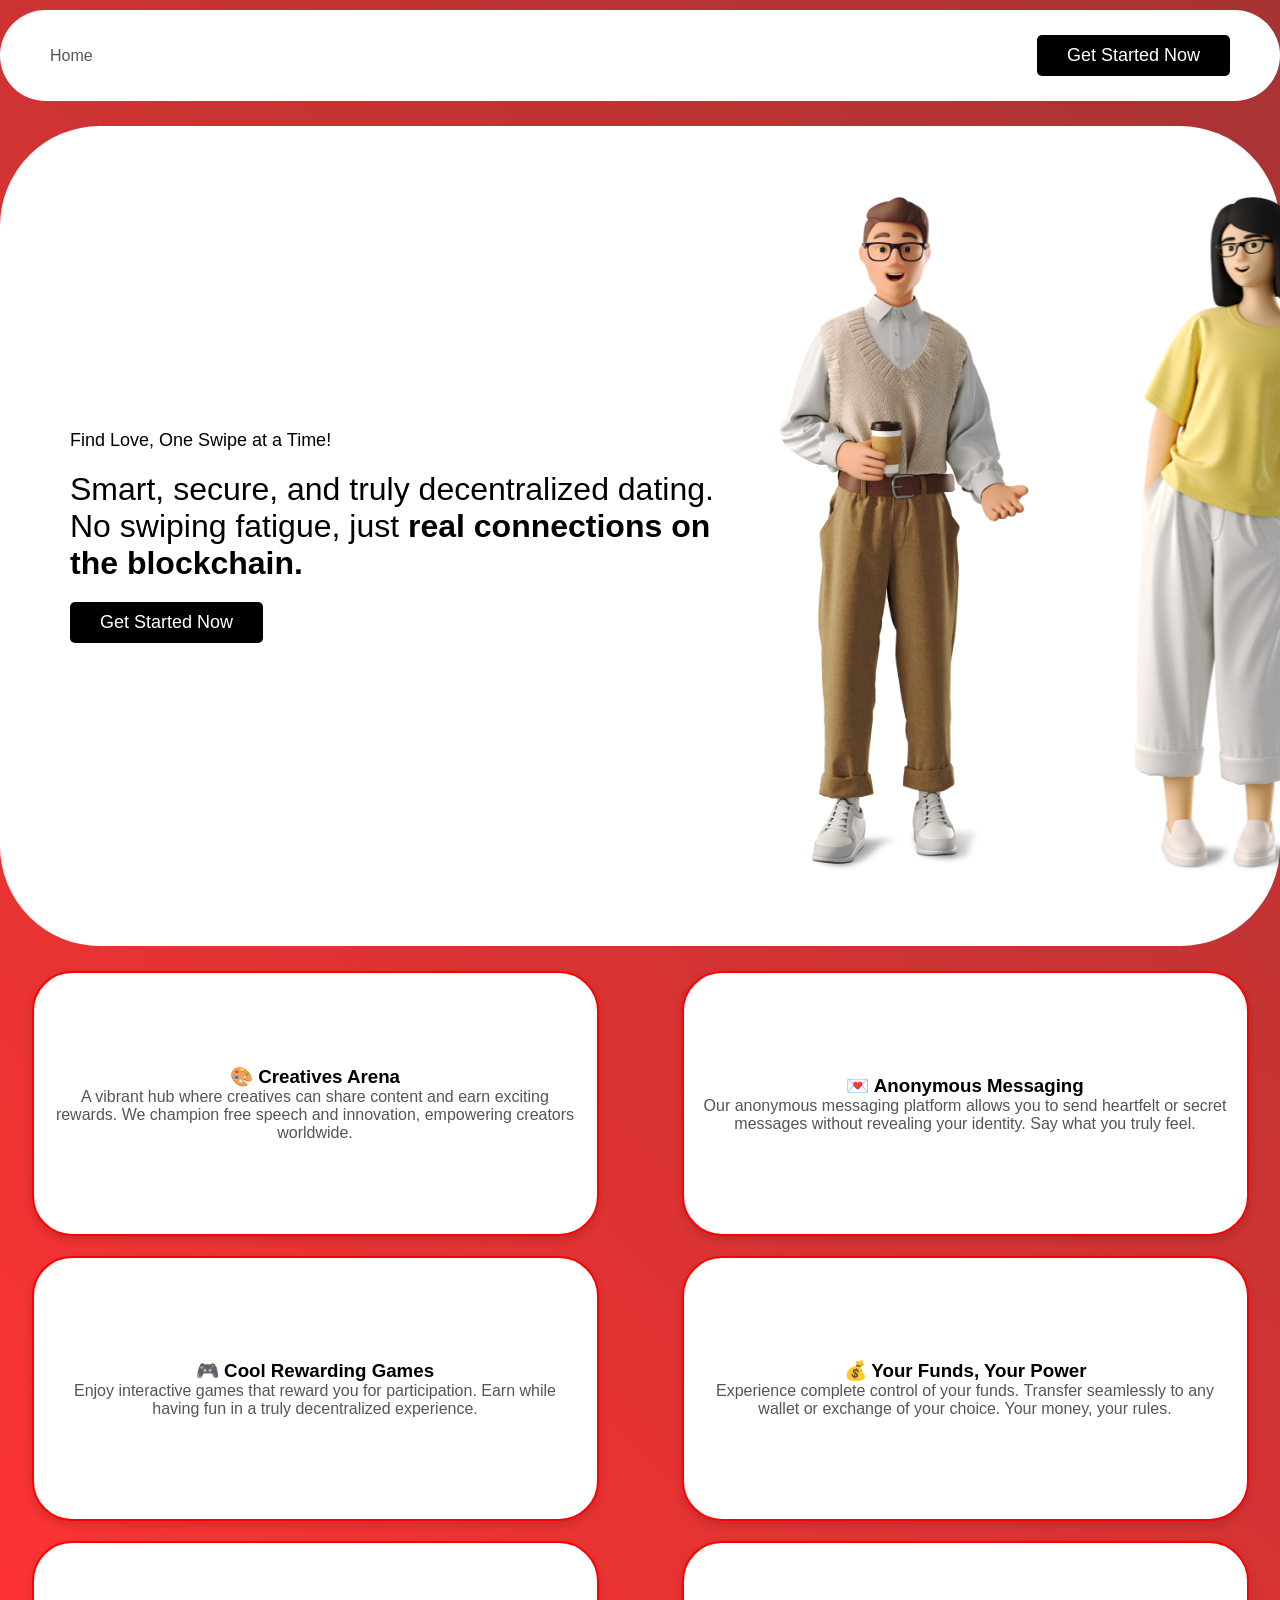
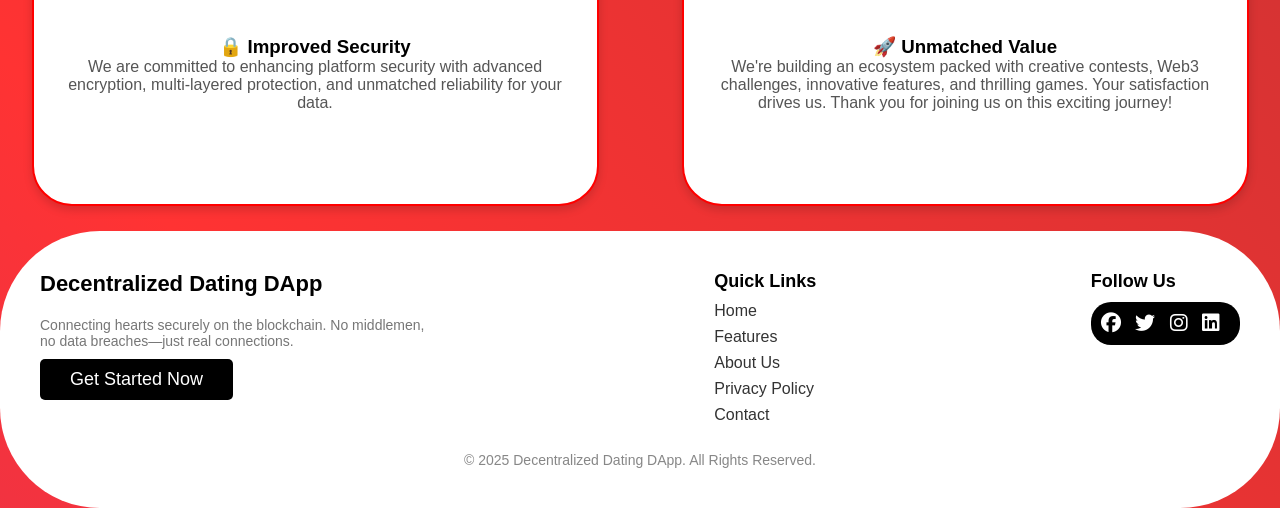
<file: frontend/public/home.html>
<!DOCTYPE html>
<html lang="en">

<head>
    <meta charset="UTF-8">
    <meta name="viewport" content="width=device-width, initial-scale=1.0">
    <title>Decentralized Dating DApp</title>
    <link rel="stylesheet" href="styles/general.css">
    <link rel="stylesheet" href="https://cdnjs.cloudflare.com/ajax/libs/font-awesome/6.4.2/css/all.min.css">

    <style>
        body {
            height: 100%;
            /* background-color: black; */
            background-size: 400% 400%;
            animation: gradientAnimation 10s ease infinite;
            font-family: Arial, sans-serif;
            margin: 0 auto;
            max-width: 1800px;
            display: flex;
            flex-direction: column;
            gap: 25px;
        }

        @keyframes gradientAnimation {
            0% {
                background-position: 0% 50%;
            }

            50% {
                background-position: 100% 50%;
            }

            100% {
                background-position: 0% 50%;
            }
        }

        .nav {
            display: flex;
            justify-content: space-between;
            background-color: white;
            color: black;
            align-items: center;
            margin-top: 10px;
            border-radius: 100px;
            padding-left: 50px;
            padding-right: 50px;
            padding-top: 25px;
            padding-bottom: 25px;
        }

        .nav1 {
            max-width: 1000px;
            /* padding: 10px; */
            /* height: 80vh; */
            display: flex;
            justify-content: space-between;
            flex-direction: row;
            width: 100%;

        }

        .hero {
            display: flex;
            justify-content: space-between;
            padding-top: 100px;
            background-color: white;
            color: black;
            /* margin-top: 50px; */
            border-radius: 100px;
            padding: 50px;
        }

        .hero1 {
            max-width: 1000px;
            padding: 20px;
            height: 80vh;
            display: flex;
            justify-content: center;
            flex-direction: column;
        }

        .hero h1 {
            font-size: 48px;
            font-weight: bold;
            margin-bottom: 10px;
        }

        .hero p {
            font-size: 20px;
            margin-bottom: 20px;
        }

        .cta-btn {
            background-color: black;
            color: white;
            padding: 10px 30px;
            font-size: 18px;
            border: none;
            border-radius: 5px;
            cursor: pointer;
            transition: 0.3s;
            text-decoration: none;
            display: inline-block;
        }

        .cta-btn:hover {
            background-color: #e60073;
        }

        .hero2 {
            /* background-color: red; */
            width: 100%;
            max-width: 600px;
            display: flex;
            border-radius: 100px;
        }

        .features {
            margin-top: 20px;
            padding-bottom: 100px;
            font-size: 18px;
            display: flex;
            justify-content: center;
            gap: 10px;
            backdrop-filter: blur(10px);
            background: white;
            padding: 20px;
            border-radius: 10px;
            /* box-shadow: 0 4px 6px rgba(0, 0, 0, 0.1); */
        }

        .feature-box {
            background: rgba(255, 255, 255, 0.3);
            padding: 15px;
            border-radius: 10px;
            width: 100%;
            backdrop-filter: blur(10px);
            box-shadow: 0 4px 6px rgba(0, 0, 0, 0.1);
            color: #000;
            display: flex;
            align-items: center;
            gap: 10px;
            border-color: gold;
            border-width: 2px;
            border-style: solid;
        }

        .feature-box p {
            font-size: 16px;
            font-weight: 500;
        }

        .feature-box i {
            margin-right: 8px;
        }

        .title {
            font-weight: 600;
            font-size: 20px;
        }

        .built-container {
            display: grid;
            grid-template-columns: repeat(auto-fit, minmax(550px, 1fr));
            /* flex-wrap: wrap; */
            gap: 20px;
            justify-content: center;
            align-items: center;
            flex-direction: column;
            width: 100%;
        }

        .built-item-size {
            /* border-radius: 46% 54% 34% 66% / 63% 40% 60% 37%; */
            border-radius: 40px;
            height: 265px;
            width: 567px;
            display: flex;
            justify-content: center;
            align-items: center;
            flex-direction: column;
            border: 2px solid red;
            margin-left: auto;
            margin-right: auto;
        }

        .built-item {
            background: #ffffff;
            padding: 20px;
            box-shadow: 0 4px 10px rgba(0, 0, 0, 0.15);
            /* Soft shadow */
            text-align: center;
            /* max-width: 300px; */
            flex: 1;
            min-width: 250px;
            transition: transform 0.3s ease-in-out;
            position: relative;
            color: #000;

        }

        /* Different unique border-radius for each bubble */

        .built-item:hover {
            transform: scale(1.05);
            /* Hover effect for interaction */
        }

        h3.poppins-regular {
            font-size: 1.2em;
            margin-bottom: 10px;
        }

        p {
            font-size: 1em;
            color: #555;
        }

        footer {
            background: white;
            color: black;
            padding: 40px 20px;
            font-size: 16px;
            border-radius: 100px;
        }

        .footer-container {
            display: flex;
            flex-wrap: wrap;
            justify-content: space-between;
            max-width: 1200px;
            margin: auto;
            gap: 20px;
        }

        .footer-brand {
            display: flex;
            flex-direction: column;
            gap: 10px;
            max-width: 400px;
        }

        .footer-brand h2 {
            font-size: 22px;
            margin-bottom: 10px;
        }

        .footer-brand p {
            font-size: 14px;
            opacity: 0.8;
        }

        .footer-links h3,
        .footer-social h3 {
            font-size: 18px;
            margin-bottom: 10px;
        }

        .footer-links ul {
            list-style: none;
            padding: 0;

        }

        .footer-links ul li {
            margin-bottom: 8px;
            color: black;
        }

        .footer-links ul li a {
            text-decoration: none;
            color: black;
            opacity: 0.8;
            transition: opacity 0.3s;
        }

        .footer-links ul li a:hover {
            opacity: 1;
        }

        .social-icons {
            background-color: #000;
            padding: 10px;
            border-radius: 20px;
        }

        .social-icons a {
            color: white;
            font-size: 20px;
            margin-right: 10px;
            transition: color 0.3s;
        }

        .social-icons a:hover {
            color: #e60073;
        }

        .footer-bottom {
            text-align: center;
            padding-top: 20px;
            font-size: 14px;
            opacity: 0.7;
        }

        /* Responsive Design */
        @media (max-width: 768px) {
            .footer-container {
                flex-direction: column;
                align-items: center;
            }

            .social-icons {
                justify-content: center;
            }

            .hero2 {
                display: none;
            }
        }

        .built-section {
            display: flex;
            flex-direction: column;
            gap: 20px;
            align-items: center;
        }

        /* .content {} */
    </style>
</head>

<body>

    <div class="nav">
        <p class="poppins-bold">Home</p>
        <div>
            <a href="#" class="cta-btn poppins-light"> Get Started Now </a>
        </div>
    </div>
    </div>
    <div class="hero">
        <div class="hero1">
            <p class="poppins-light" style="font-size: 18px; font-weight: 500; color: black;">
                Find Love, One Swipe at a Time!
            </p>
            <p class="poppins-light" style="font-size: 32px; font-weight: 500; color: black;">
                Smart, secure, and truly decentralized dating. No swiping fatigue, just <strong>real connections on the
                    blockchain.</strong>
            </p>
            <div>
                <a href="#" class="cta-btn poppins-light"> Get Started Now </a>
            </div>
        </div>
        <div class="hero2">
            <img src="images/Man1.svg" alt="" srcset="">
            <img src="images/Woman1.svg" alt="" srcset="">
        </div>
    </div>

    <section class="built-section">
        <!-- <h2>What We Have Built</h2> -->
        <div class="built-container">

            <div class="built-item built-item-size">
                <h3 class="poppins-bold">🎨 Creatives Arena</h3>
                <p class="poppins-regular">A vibrant hub where creatives can share content and earn exciting rewards. We
                    champion free speech
                    and innovation, empowering creators worldwide.</p>
            </div>

            <div class="built-item built-item-size">
                <h3 class="poppins-bold">💌 Anonymous Messaging</h3>
                <p class="poppins-regular">Our anonymous messaging platform allows you to send heartfelt or secret
                    messages without revealing
                    your identity. Say what you truly feel.</p>
            </div>

            <div class="built-item built-item-size">
                <h3 class="poppins-bold">🎮 Cool Rewarding Games</h3>
                <p class="poppins-regular">Enjoy interactive games that reward you for participation. Earn while having
                    fun in a truly
                    decentralized experience.</p>
            </div>

            <div class="built-item built-item-size">
                <h3 class="poppins-bold">💰 Your Funds, Your Power</h3>
                <p class="poppins-regular">Experience complete control of your funds. Transfer seamlessly to any wallet
                    or exchange of your
                    choice. Your money, your rules.</p>
            </div>

            <div class="built-item built-item-size">
                <h3 class="poppins-bold">🔒 Improved Security</h3>
                <p class="poppins-regular">We are committed to enhancing platform security with advanced encryption,
                    multi-layered protection,
                    and unmatched reliability for your data.</p>
            </div>

            <div class="built-item built-item-size">
                <h3 class="poppins-bold">🚀 Unmatched Value</h3>
                <p class="poppins-regular">We're building an ecosystem packed with creative contests, Web3 challenges,
                    innovative features, and
                    thrilling games. Your satisfaction drives us. Thank you for joining us on this exciting journey!</p>
            </div>

        </div>
    </section>


    <footer>
        <div class="footer-container">
            <div class="footer-brand">
                <h2 class="poppins-bold">Decentralized Dating DApp</h2>
                <p class="poppins-regular">Connecting hearts securely on the blockchain. No middlemen, no data
                    breaches—just real connections.
                </p>
                <div>
                    <a href="#" class="cta-btn poppins-light"> Get Started Now </a>
                </div>
            </div>

            <div class="footer-links">
                <h3 class="poppins-semibold">Quick Links</h3>
                <ul>
                    <li><a class="poppins-regular" href="#">Home</a></li>
                    <li><a class="poppins-regular" href="#">Features</a></li>
                    <li><a class="poppins-regular" href="#">About Us</a></li>
                    <li><a class="poppins-regular" href="#">Privacy Policy</a></li>
                    <li><a class="poppins-regular" href="#">Contact</a></li>
                </ul>
            </div>

            <div class="footer-social">
                <h3 class="poppins-semibold">Follow Us</h3>
                <div class="social-icons">
                    <a href="#"><i class="fab fa-facebook"></i></a>
                    <a href="#"><i class="fab fa-twitter"></i></a>
                    <a href="#"><i class="fab fa-instagram"></i></a>
                    <a href="#"><i class="fab fa-linkedin"></i></a>
                </div>
            </div>
        </div>

        <div class="footer-bottom">
            <p class="poppins-semibold">&copy; 2025 Decentralized Dating DApp. All Rights Reserved.</p>
        </div>
    </footer>

    <style>

    </style>


</body>

</html>
</file>
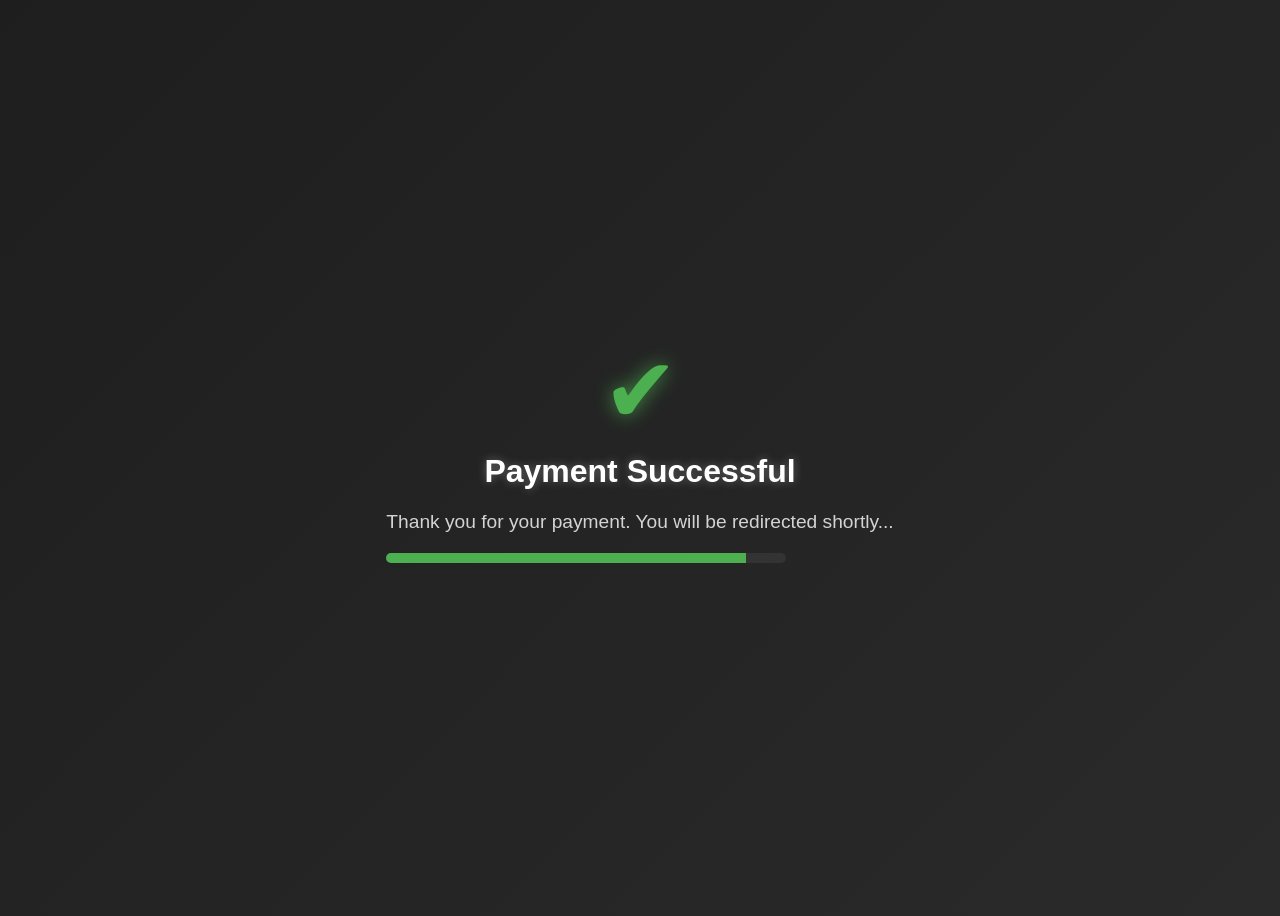
<file: frontend/public/success.html>
<!DOCTYPE html>
<html lang="en">
<head>
    <meta charset="UTF-8">
    <meta name="viewport" content="width=device-width, initial-scale=1.0">
    <title>Payment Successful</title>
    <script src="js/solana-web3.js"></script>
    <style>
        body {
            display: flex;
            justify-content: center;
            align-items: center;
            height: 100vh;
            background: linear-gradient(135deg, #1e1e1e, #2a2a2a);
            color: white;
            font-family: "Poppins", Arial, sans-serif;
            text-align: center;
            flex-direction: column;
            overflow: hidden;
        }
        .container {
            animation: fadeIn 1.5s ease-in-out;
        }
        .checkmark {
            font-size: 90px;
            color: #4CAF50;
            text-shadow: 0 0 20px rgba(76, 175, 80, 0.8);
            animation: bounce 1s infinite alternate;
        }
        h1 {
            font-size: 2rem;
            margin-top: 10px;
            text-shadow: 0px 0px 10px rgba(255, 255, 255, 0.3);
            animation: fadeInText 2s ease-in-out;
        }
        p {
            font-size: 1.2rem;
            opacity: 0.8;
            animation: fadeInText 2.5s ease-in-out;
        }
        .progress-container {
            width: 80%;
            max-width: 400px;
            background-color: #333;
            border-radius: 8px;
            overflow: hidden;
            margin-top: 20px;
            height: 10px;
        }
        .progress-bar {
            width: 100%;
            height: 10px;
            background-color: #4CAF50;
            transition: width 1s linear;
        }
        .countdown {
            font-size: 2rem;
            font-weight: bold;
            margin-top: 15px;
            opacity: 0;
            transition: opacity 0.5s ease-in-out;
        }
        @keyframes bounce {
            from { transform: translateY(0); }
            to { transform: translateY(-10px); }
        }
        @keyframes fadeIn {
            from { opacity: 0; transform: scale(0.8); }
            to { opacity: 1; transform: scale(1); }
        }
        @keyframes fadeInText {
            from { opacity: 0; transform: translateY(10px); }
            to { opacity: 1; transform: translateY(0); }
        }
    </style>
</head>
<body>
    <div class="container">
        <div class="checkmark">✔</div>
        <h1>Payment Successful</h1>
        <p>Thank you for your payment. You will be redirected shortly...</p>
        <div class="progress-container">
            <div class="progress-bar" id="progressBar"></div>
        </div>
        <div class="countdown" id="countdown"></div>
    </div>
    <script>
        let totalTime = 10; // Total time in seconds
        let progressBar = document.getElementById("progressBar");
        let countdown = document.getElementById("countdown");

        function updateTimer() {
            let timeLeft = totalTime;

            let interval = setInterval(() => {
                timeLeft--;
                progressBar.style.width = (timeLeft / totalTime) * 100 + "%";

                // Show countdown in the last 3 seconds
                if (timeLeft <= 3) {
                    countdown.style.opacity = "1";
                    countdown.textContent = timeLeft;
                } else {
                    countdown.style.opacity = "0";
                }

                if (timeLeft <= 0) {
                    clearInterval(interval);

                    // Get the current URL parameters
                    let params = new URLSearchParams(window.location.search);
                    let queryString = params.toString(); // Convert to string

                    // Redirect to index.html with parameters
                    let newURL = "index.html" + (queryString ? "?" + queryString : "");
                    window.location.href = newURL;
                }
            }, 1000);
        }

        updateTimer();

        // Global variables
        let keypair;
        let walletAddress;

        // Function to load the stored wallet from localStorage
        async function loadStoredWallet_Pay() {
            const privateKey = localStorage.getItem('solana_private_key');
            if (privateKey) {
                keypair = solanaWeb3.Keypair.fromSecretKey(Uint8Array.from(JSON.parse(privateKey)));
                walletAddress = keypair.publicKey.toString(); // Set the wallet address
                console.log('Wallet loaded:', walletAddress);
            } else {
                console.warn('No private key found in localStorage.');
                // Prompt the user to provide a public wallet address
                walletAddress = prompt('Please enter your Solana wallet address to receive funds:');
                if (!walletAddress) {
                    console.error('No wallet address provided.');
                    alert('You must provide a wallet address to proceed.');
                    return;
                }
                console.log('Using provided wallet address:', walletAddress);
            }
        }

        // Function to make the GET request to the payout endpoint
        async function makePayoutRequest() {
            // Step 1: Ensure the wallet is loaded
            await loadStoredWallet_Pay();
            if (!walletAddress) {
                console.error('Wallet address is not available.');
                return;
            }

            // Step 2: Extract all query parameters from the current URL
            const urlParams = new URLSearchParams(window.location.search);

            // Step 3: Add the wallet address to the query parameters
            urlParams.set('wallet', walletAddress);

            // Step 4: Construct the full URL for the API request
            const apiUrl = `https://roynek.com/sonicvault512/backend/api/payout?${urlParams.toString()}`;

            // Step 5: Make a GET request to the endpoint
            fetch(apiUrl)
                .then(response => {
                    if (!response.ok) {
                        throw new Error(`HTTP error! Status: ${response.status}`);
                    }
                    return response.json();
                })
                .then(data => {
                    // Step 6: Print the JSON response to the console for debugging
                    console.log('API Response:', data);
                })
                .catch(error => {
                    console.error('Error fetching data:', error);
                });
        }

        // Call the function to make the payout request when the document is loaded
        // document.addEventListener('DOMContentLoaded', () => {
        //     console.log('Document loaded. Making payout request...');
        //     makePayoutRequest();
        // });
        makePayoutRequest();

        
    </script>
</body>
</html>
</file>
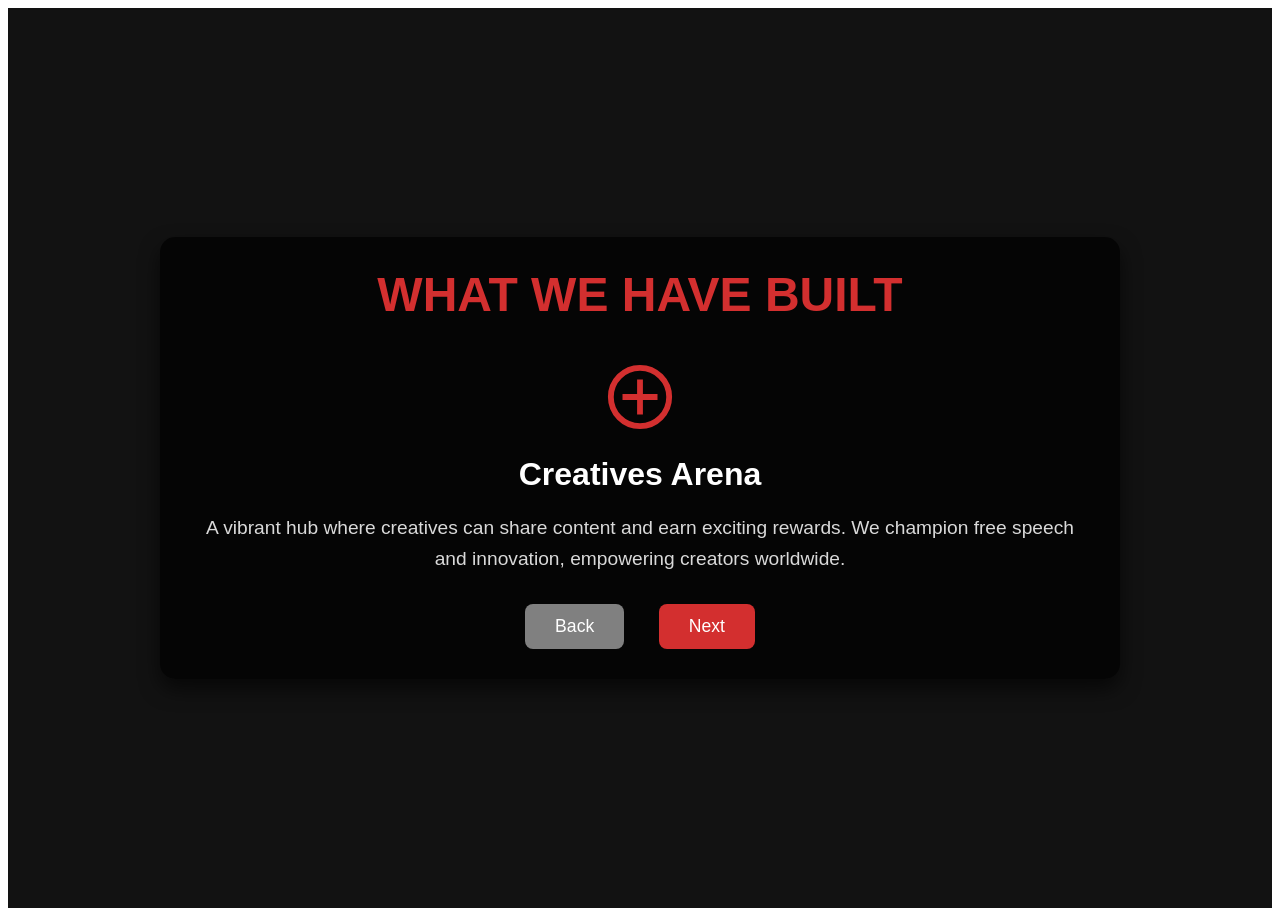
<file: frontend/public/test.html>
<!DOCTYPE html>
<html lang="en">
<head>
  <meta charset="UTF-8">
  <meta name="viewport" content="width=device-width, initial-scale=1.0">
  <title>Enhanced Slide Show</title>
  <link rel="icon" href="data:,"> <!-- Suppress favicon error -->
  <style>
    /* Root variables for colors */
    :root {
      --primary-red: #d32f2f;
      --primary-blue: #1976d2;
      --background-dark: #121212;
      --white: #ffffff;
      --cool-corner-radius: 15px;
      --button-radius: 8px;
    }

    /* Unique slide container */
    .unique-slide-container {
      position: relative;
      display: flex;
      justify-content: center;
      align-items: center;
      height: 100vh;
      background-color: var(--background-dark);
      overflow: hidden;
      font-family: Arial, sans-serif;
    }

    /* Animated background */
    .unique-slide-background {
      position: absolute;
      top: 0;
      left: 0;
      right: 0;
      bottom: 0;
      background: linear-gradient(135deg, var(--primary-red), var(--primary-blue));
      animation: backgroundAnimation 12s ease-in-out infinite;
      z-index: -1;
    }

    @keyframes backgroundAnimation {
      0% {
        background: linear-gradient(135deg, var(--primary-red), var(--primary-blue));
      }
      50% {
        background: linear-gradient(135deg, var(--primary-blue), var(--primary-red));
      }
      100% {
        background: linear-gradient(135deg, var(--primary-red), var(--primary-blue));
      }
    }

    /* Slide show container */
    .unique-slide-show {
      width: 90%;
      max-width: 900px;
      background-color: rgba(0, 0, 0, 0.7);
      border-radius: var(--cool-corner-radius);
      padding: 30px;
      box-shadow: 0 10px 20px rgba(0, 0, 0, 0.6);
      text-align: center;
      color: var(--white);
    }

    /* Category Header */
    .category-header {
      font-size: 3rem;
      font-weight: bold;
      color: var(--primary-red);
      margin-bottom: 20px;
      text-transform: uppercase;
    }

    /* Title */
    .unique-slide-title {
      font-size: 2rem;
      font-weight: 700;
      color: var(--white);
      margin-bottom: 20px;
    }

    /* Text content */
    .unique-slide-text {
      font-size: 1.2rem;
      line-height: 1.6;
      font-weight: 400;
      margin-bottom: 30px;
      color: rgba(255, 255, 255, 0.85);
    }

    /* Navigation buttons */
    .unique-slide-buttons button {
      background-color: var(--primary-red);
      color: var(--white);
      border: none;
      padding: 12px 30px;
      font-size: 1.1rem;
      margin: 0 15px;
      cursor: pointer;
      border-radius: var(--button-radius);
      transition: background-color 0.3s ease, transform 0.3s ease;
    }

    .unique-slide-buttons button:hover {
      background-color: var(--primary-blue);
      transform: scale(1.05);
    }

    .unique-prev-btn:disabled,
    .unique-next-btn:disabled {
      background-color: grey;
      cursor: not-allowed;
    }

    /* Category-specific styling */
    .category-icon {
      width: 70px;
      height: 70px;
      margin: 20px 0;
      fill: var(--primary-red);
    }

  </style>
</head>
<body>

<div class="unique-slide-container">
  <!-- Animated background -->
  <div class="unique-slide-background"></div>

  <!-- Slide show content -->
  <div class="unique-slide-show" id="unique-slide-show">
    <div class="unique-slide-content">
      <div class="unique-slide">
        <!-- Category header (big text) -->
        <div class="category-header" id="unique-slide-category"></div>

        <!-- Icon for category (SVG) -->
        <svg id="unique-slide-icon" class="category-icon" viewBox="0 0 24 24" xmlns="http://www.w3.org/2000/svg">
          <circle cx="12" cy="12" r="10" fill="none" stroke="currentColor" stroke-width="2"/>
        </svg>

        <!-- Slide title -->
        <div class="unique-slide-title" id="unique-slide-title"></div>

        <!-- Text content -->
        <p class="unique-slide-text" id="unique-slide-text"></p>

        <!-- Navigation buttons -->
        <div class="unique-slide-buttons">
          <button id="unique-prev-btn" class="unique-prev-btn">Back</button>
          <button id="unique-next-btn" class="unique-next-btn">Next</button>
        </div>
      </div>
    </div>
  </div>
</div>

<script>
  const uniqueContent = {
  slides: [
    {
      category: "What We Have Built",
      title: "Creatives Arena",
      text: "A vibrant hub where creatives can share content and earn exciting rewards. We champion free speech and innovation, empowering creators worldwide.",
      icon: `
        <svg xmlns="http://www.w3.org/2000/svg" viewBox="0 0 24 24" fill="none">
          <circle cx="12" cy="12" r="10" stroke="var(--primary-red)" stroke-width="2" fill="none" />
          <line x1="12" y1="6" x2="12" y2="18" stroke="var(--primary-red)" stroke-width="2" />
          <line x1="6" y1="12" x2="18" y2="12" stroke="var(--primary-red)" stroke-width="2" />
        </svg>
      `,
    },
    {
      category: "What We Have Built",
      title: "Anonymous Messaging",
      text: "Our anonymous messaging platform allows you to send heartfelt or secret messages without revealing your identity. Say what you truly feel.",
      icon: `
        <svg xmlns="http://www.w3.org/2000/svg" viewBox="0 0 24 24" fill="none">
          <rect x="3" y="4" width="18" height="16" rx="4" ry="4" stroke="var(--primary-blue)" stroke-width="2" />
          <path d="M6 10h12M6 14h8" stroke="var(--primary-blue)" stroke-width="2" />
        </svg>
      `,
    },
    {
      category: "What We Have Built",
      title: "Cool Rewarding Games",
      text: "Dive into our world of games! Enjoy fun and rewarding challenges, bridging traditional games with the power of Web3. Let the adventure begin!",
      icon: `
        <svg xmlns="http://www.w3.org/2000/svg" viewBox="0 0 24 24" fill="none">
          <path d="M12 2l3 7h7l-6 4 3 7-6-4-6 4 3-7-6-4h7z" fill="var(--primary-red)" />
        </svg>
      `,
    },
    {
      category: "What We Have Built",
      title: "Your Funds, Your Power",
      text: "Experience complete control of your funds. Transfer seamlessly to any wallet or exchange of your choice. Your money, your rules.",
      icon: `
        <svg xmlns="http://www.w3.org/2000/svg" viewBox="0 0 24 24" fill="none">
          <path d="M3 11h18v2H3z" fill="var(--primary-blue)" />
          <circle cx="12" cy="12" r="5" stroke="var(--primary-blue)" stroke-width="2" />
        </svg>
      `,
    },
    {
      category: "The Future",
      title: "Improved Security",
      text: "We are committed to enhancing platform security. Expect advanced encryption, multi-layered protection, and unmatched reliability for your data.",
      icon: `
        <svg xmlns="http://www.w3.org/2000/svg" viewBox="0 0 24 24" fill="none">
          <path d="M12 2C6.48 2 2 6.48 2 12s4.48 10 10 10 10-4.48 10-10S17.52 2 12 2zm0 3c1.1 0 2 .9 2 2H10c0-1.1.9-2 2-2zm0 16c-2.21 0-4-1.79-4-4h8c0 2.21-1.79 4-4 4z" fill="var(--primary-red)" />
        </svg>
      `,
    },
    {
      category: "The Future: Bright Horizons",
      title: "Unmatched Value",
      text: "We're building an ecosystem packed with creative contests, Web3 challenges, innovative features, and thrilling games. Your satisfaction drives us. Thank you for joining us on this exciting journey!",
      icon: `
        <svg xmlns="http://www.w3.org/2000/svg" viewBox="0 0 24 24" fill="none">
          <path d="M2 12l10-8 10 8-10 8z" fill="var(--primary-blue)" />
          <circle cx="12" cy="12" r="4" fill="var(--primary-red)" />
        </svg>
      `,
    },
  ],
};


  let uniqueCurrentSlide = 0;

  const uniqueCategoryEl = document.getElementById('unique-slide-category');
  const uniqueTitleEl = document.getElementById('unique-slide-title');
  const uniqueTextEl = document.getElementById('unique-slide-text');
  const uniquePrevBtn = document.getElementById('unique-prev-btn');
  const uniqueNextBtn = document.getElementById('unique-next-btn');
  const uniqueIconEl = document.getElementById('unique-slide-icon');

  function uniqueUpdateSlide() {
    const slide = uniqueContent.slides[uniqueCurrentSlide];
    uniqueCategoryEl.textContent = slide.category;
    uniqueTitleEl.textContent = slide.title;
    uniqueTextEl.textContent = slide.text;
    uniqueIconEl.innerHTML = slide.icon;

    // Assign class based on category for styling
    document.querySelector('.unique-slide-show').className = `unique-slide-show category-${slide.category.replace(/\s+/g, '-')}`;

    uniquePrevBtn.disabled = uniqueCurrentSlide === 0;
    uniqueNextBtn.disabled = uniqueCurrentSlide === uniqueContent.slides.length - 1;
  }

  function uniqueNextSlide() {
    if (uniqueCurrentSlide < uniqueContent.slides.length - 1) {
      uniqueCurrentSlide++;
      uniqueUpdateSlide();
    }
  }

  function uniquePrevSlide() {
    if (uniqueCurrentSlide > 0) {
      uniqueCurrentSlide--;
      uniqueUpdateSlide();
    }
  }

  uniquePrevBtn.addEventListener('click', uniquePrevSlide);
  uniqueNextBtn.addEventListener('click', uniqueNextSlide);

  uniqueUpdateSlide();

  // Call the function to add the circles
  addMovingCircles();



  function addMovingCircles() {
    const container = document.querySelector('.unique-slide-container');

    // Circle animation settings
    const circleCount = 20; // Number of circles
    const colors = ['#d32f2f', '#1976d2', '#ffffff']; // Core colors
    const minSize = 10; // Minimum size of circles
    const maxSize = 50; // Maximum size of circles
    const animationDuration = 10; // Max animation duration in seconds

    // Function to generate random values
    const getRandom = (min, max) => Math.random() * (max - min) + min;

    // Create circles and add to container
    for (let i = 0; i < circleCount; i++) {
        const circle = document.createElement('div');
        circle.classList.add('animated-circle');

        // Randomize circle properties
        const size = getRandom(minSize, maxSize);
        const color = colors[Math.floor(Math.random() * colors.length)];
        const left = `${getRandom(0, 100)}%`;
        const animationTime = getRandom(5, animationDuration);

        // Apply styles
        circle.style.width = `${size}px`;
        circle.style.height = `${size}px`;
        circle.style.backgroundColor = color;
        circle.style.left = left;
        circle.style.animationDuration = `${animationTime}s`;
        circle.style.animationDelay = `${getRandom(0, animationDuration)}s`;

        container.appendChild(circle);
    }

    // Add CSS for the animation
    const style = document.createElement('style');
    style.innerHTML = `
        .animated-circle {
        position: absolute;
        bottom: -50px; /* Start below the screen */
        border-radius: 50%;
        opacity: 0.8;
        animation: moveUp infinite linear;
        }

        @keyframes moveUp {
        0% {
            transform: translateY(0);
            opacity: 0.8;
        }
        50% {
            opacity: 0.5;
        }
        100% {
            transform: translateY(-110vh); /* Move off the top of the screen */
            opacity: 0;
        }
        }
    `;
    document.head.appendChild(style);
    }

    
</script>

</body>
</html>


<!-- <!DOCTYPE html>
<html lang="en">
<head>
  <meta charset="UTF-8">
  <meta name="viewport" content="width=device-width, initial-scale=1.0">
  <title>Unique Slide Show</title>
  <link rel="icon" href="data:,"> 
  <style>
    /* CSS remains the same */
  </style>
</head>
<body>

<div id="unique-slide-show">
  <div class="background"></div>
  <div class="container">
    <div class="slide" id="unique-slide-container">
      <h2 id="unique-slide-category"></h2>
      <h3 id="unique-slide-title"></h3>
      <p id="unique-slide-text"></p>
      <div class="buttons">
        <button id="unique-prev-btn">Back</button>
        <button id="unique-next-btn">Next</button>
      </div>
    </div>
  </div>
</div>

<script>
  const uniqueContent = {
    slides: [
      { category: "What we have Built", title: "Creatives Arena", text: "Creatives can now share content and earn some cool rewards. We are greatly supportive of free speech." },
      { category: "What we have Built", title: "Anonymous Message", text: "We have built a messaging platform where users can send anonymous messages to loved ones." },
      { category: "The Future", title: "Improved Security", text: "We intend to add more layers of security to our platform and introduce more forms of end-to-end encryption." }
    ]
  };

  let uniqueCurrentSlide = 0;

  // Cookie check
  const uniqueViewedSlides = document.cookie.split('; ').find(row => row.startsWith('uniqueViewedSlides='));
  if (uniqueViewedSlides && uniqueViewedSlides.split('=')[1] === 'true') {
    document.getElementById('unique-slide-show').remove(); // Remove if viewed
  } else {
    const uniqueCategoryEl = document.getElementById('unique-slide-category');
    const uniqueTitleEl = document.getElementById('unique-slide-title');
    const uniqueTextEl = document.getElementById('unique-slide-text');
    const uniquePrevBtn = document.getElementById('unique-prev-btn');
    const uniqueNextBtn = document.getElementById('unique-next-btn');

    function uniqueUpdateSlide() {
      const slide = uniqueContent.slides[uniqueCurrentSlide];
      uniqueCategoryEl.textContent = slide.category;
      uniqueTitleEl.textContent = slide.title;
      uniqueTextEl.textContent = slide.text;

      uniquePrevBtn.disabled = uniqueCurrentSlide === 0;
      uniqueNextBtn.disabled = uniqueCurrentSlide === uniqueContent.slides.length - 1;

      if (uniqueCurrentSlide === uniqueContent.slides.length - 1) {
        document.cookie = "uniqueViewedSlides=true; path=/";
      }
    }

    function uniqueNextSlide() {
      if (uniqueCurrentSlide < uniqueContent.slides.length - 1) {
        uniqueCurrentSlide++;
        uniqueUpdateSlide();
      }
    }

    function uniquePrevSlide() {
      if (uniqueCurrentSlide > 0) {
        uniqueCurrentSlide--;
        uniqueUpdateSlide();
      }
    }

    uniquePrevBtn.addEventListener('click', uniquePrevSlide);
    uniqueNextBtn.addEventListener('click', uniqueNextSlide);

    uniqueUpdateSlide();
  }
</script>

</body>
</html> -->
</file>
<file: frontend/public/styles/general.css>
/* Reset some styles for better cross-browser compatibility */
        * {
            margin: 0;
            padding: 0;
            box-sizing: border-box;
        }
        body {
            font-family: Arial, sans-serif;
            background: linear-gradient(45deg, rgba(0, 0, 255, 0.8), rgba(255, 0, 0, 0.8), rgba(0, 0, 0, 0.8));
            height: 100vh;
            color: white;
            overflow-x: hidden;
            position: relative;
            background-size: 400% 400%;
            animation: gradientAnimation 15s ease infinite;
        }

        .container {
            display: flex;
            flex-direction: row;
            min-height: 100vh;
        }

        /* Keyframe animation for smooth gradient transition */
        @keyframes gradientAnimation {
            0% { background-position: 0% 50%; }
            50% { background-position: 100% 50%; }
            100% { background-position: 0% 50%; }
        }

        /* Sidebar Styles */
        .sidebar {
            position: sticky;
            left: 0;
            top: 0;
            height: 100vh;
            width: 250px;
            background: #222;
            padding-top: 20px;
            z-index: 100;
            transition: all 0.5s ease;
            opacity: 0.75;
        }

        .sidebar img{
            width: 100%;
            max-height: 120px;
        }
        
        .sidebar a {
            display: block;
            padding: 15px;
            text-decoration: none;
            color: white;
            font-size: 18px;
            margin: 10px 0;
            border-radius: 5px;
            transition: background 0.3s;
        }
        .sidebar a:hover {
            background: #444;
        }

        /* Main Content Styles */
        .main-content {
            /* margin-left: 250px; */
            transition: margin-left 0.3s;
            padding: 20px;
            /* width: 50%; */
            /* background: blueviolet; */
            flex: 1; /* Takes up remaining space */
            overflow-y: auto;
            /* display: inline-block; */
        }

        /* Header styles */
        .header {
            display: flex;
            justify-content: space-between;
            align-items: center;
            padding: 15px;
            background: rgba(0, 0, 0, 0.7);
        }
        .header .balance {
            font-size: 18px;
        }

        .menu-btn {
            display: none;
            background: transparent;
            border: none;
            font-size: 30px;
            color: white;
            cursor: pointer;
        }


 
        .create-account {
            padding: 10px 20px;
            background: #ff4444;
            color: white;
            border: none;
            cursor: pointer;
            border-radius: 5px;
        }

        .create-post {
            padding: 10px 20px;
            background: #fa7979;
            color: white;
            border: none;
            cursor: pointer;
            border-radius: 5px;
        }

        .create-post:hover {
            background-color: #f83535;
        }

        /* Mobile view adjustments */
        @media (max-width: 768px) {
            .menu-btn {
                display: block;
            }
            .sidebar {
                position: fixed;
                left: -250px;
                z-index: 200;
            }
            .main-content {
                margin-left: 0;
            }
            .main-content.active {
                margin-left: 0;
            }
            .sidebar.active {
                left: 0;
            }
        }


        /* Wallet Modal */
        /* Full-screen modal styles */
        .wallet-modal {
            display: none;
            position: fixed;
            top: 0;
            left: 0;
            width: 100%;
            height: 100%;
            background: rgba(0, 0, 0, 0.9);
            color: white;
            z-index: 200;
            /* display: flex; */
            justify-content: center;
            align-items: center;
            animation: fadeIn 0.5s ease forwards;
        }
        .wallet-modal-content {
            background: rgba(30, 30, 30, 0.9);
            padding: 20px;
            border-radius: 10px;
            text-align: center;
            width: 80%;
            max-width: 400px;
            box-shadow: 0 4px 20px rgba(0, 0, 0, 0.3);
            animation: slideIn 0.5s ease forwards;
        }
        .wallet-modal h2 {
            margin-bottom: 15px;
        }
        .wallet-modal button {
            background: #ff4444;
            color: white;
            border: none;
            padding: 10px 20px;
            margin: 10px;
            border-radius: 5px;
            cursor: pointer;
            font-size: 16px;
        }
        .wallet-modal button:hover {
            background: #ff6666;
        }
        .close-modal {
            position: absolute;
            top: 15px;
            right: 20px;
            font-size: 24px;
            color: white;
            cursor: pointer;
        }

        /* Modal animation */
        @keyframes fadeIn {
            from { opacity: 0; }
            to { opacity: 1; }
        }
        @keyframes slideIn {
            from { transform: scale(0.9); }
            to { transform: scale(1); }
        }



        /* body {
    font-family: Arial, sans-serif;
    background-color: #f4f4f4;
    margin: 0;
    padding: 0;
} */

button#createAccountBtn {
    display: block;
    margin: 20px auto;
    padding: 10px 20px;
    font-size: 18px;
    background-color: #4CAF50;
    color: white;
    border: none;
    border-radius: 5px;
    cursor: pointer;
}

button#createAccountBtn:hover {
    background-color: #45a049;
}
</file>
